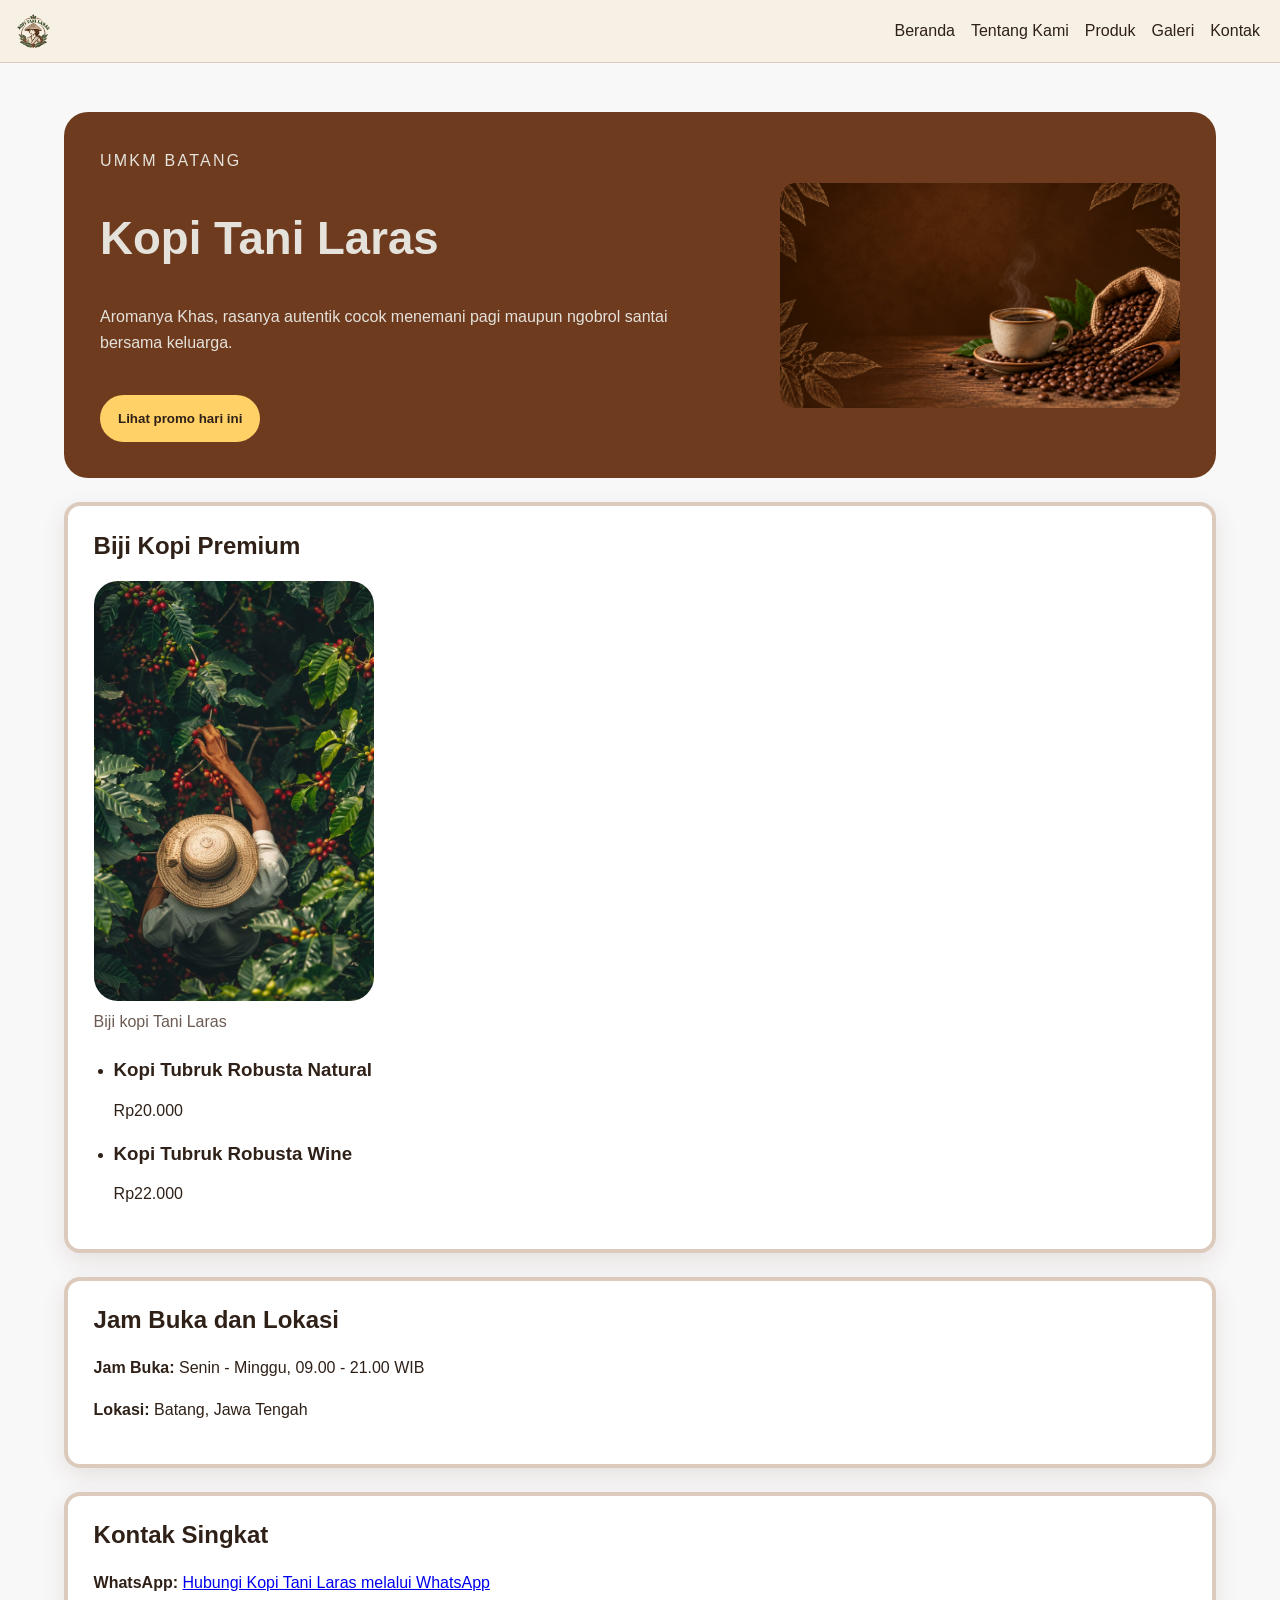
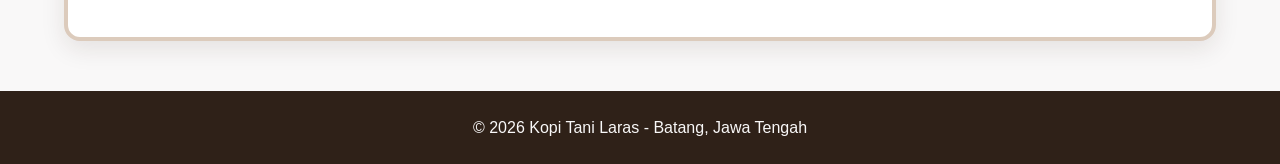
<file: index.html>
<!doctype html>
<html lang="id">
  <head>
    <meta charset="utf-8" />
    <meta name="viewport" content="width=device-width, initial-scale=1" />
    <title>Kopi Tani Laras - Website UMKM</title>
    <link rel="stylesheet" href="css/style.css" />
    <script src="js/app.js" defer></script>
  </head>
  <body>
  
  <nav class="nav" aria-label="Navigasi utama">
    <a href="index.html" class="brand">
      <img src="images/logo.png" alt="Logo Kopi Tani Laras" />
    </a>
  
  <button
  class="menu-toggle"
  type="button"
  aria-label="Buka menu navigasi"
  aria-expanded="false"
  aria-controls="nav-links"
  >
    ☰
  </button>

    <div class="nav-links" id="nav-links">
      <a href="index.html">Beranda</a>
      <a href="tentang.html">Tentang Kami</a>
      <a href="produk.html">Produk</a>
      <a href="galeri.html">Galeri</a>
      <a href="kontak.html">Kontak</a>
    </div>
  </nav>

    <main class="page">
  <header>
    <section class="hero" id="beranda">
      <div class="hero-content">
        <p class="eyebrow">UMKM Batang</p>
        <h1>Kopi Tani Laras</h1>
        <p>Aromanya Khas, rasanya autentik cocok menemani pagi maupun ngobrol santai bersama keluarga.</p>
        <button id="promoButton" type="button">Lihat promo hari ini</button>
      </div>

      <img
        class="hero-image"
        src="images/hero.png"
        width="1671"
        height="941"
        alt="Kopi Tani Laras">
    </section>
  </header>  

    <section aria-labelledby="produk-title">
        <h2 id="produk-title">Biji Kopi Premium</h2>
        <figure>
          <img
            class="product-images"
            src="images/kopi.jpg"
            width="640"
            height="360"
            alt="Biji kopi Tani Laras">
          <figcaption>Biji kopi Tani Laras</figcaption>
        </figure>
        <ul class="products">
        <li>
          <h3>Kopi Tubruk Robusta Natural</h3>
          <p>Rp20.000</p>
        </li>
        <li>
          <h3>Kopi Tubruk Robusta Wine</h3>
          <p>Rp22.000</p>
        </li>
      </ul>
    </section>

    <section aria-labelledby="info-title">
      <h2 id="info-title">Jam Buka dan Lokasi</h2>
      <p><strong>Jam Buka:</strong> Senin - Minggu, 09.00 - 21.00 WIB</p>
      <p><strong>Lokasi:</strong> Batang, Jawa Tengah</p>
    </section>

    <section id="profil" aria-labelledby="kontak-title">
    <h2 id="kontak-title">Kontak Singkat</h2>
    <p>
      <strong>WhatsApp:</strong>
      <a href="https://wa.me/6281234567890">
        Hubungi Kopi Tani Laras melalui WhatsApp
      </a>
    </p>
    </section>
    </main>
    <footer class="footer">
      <p>&copy; 2026 Kopi Tani Laras - Batang, Jawa Tengah</p>
    </footer>
    <script src="js/script.js"></script>
  </body>
</html>
</file>
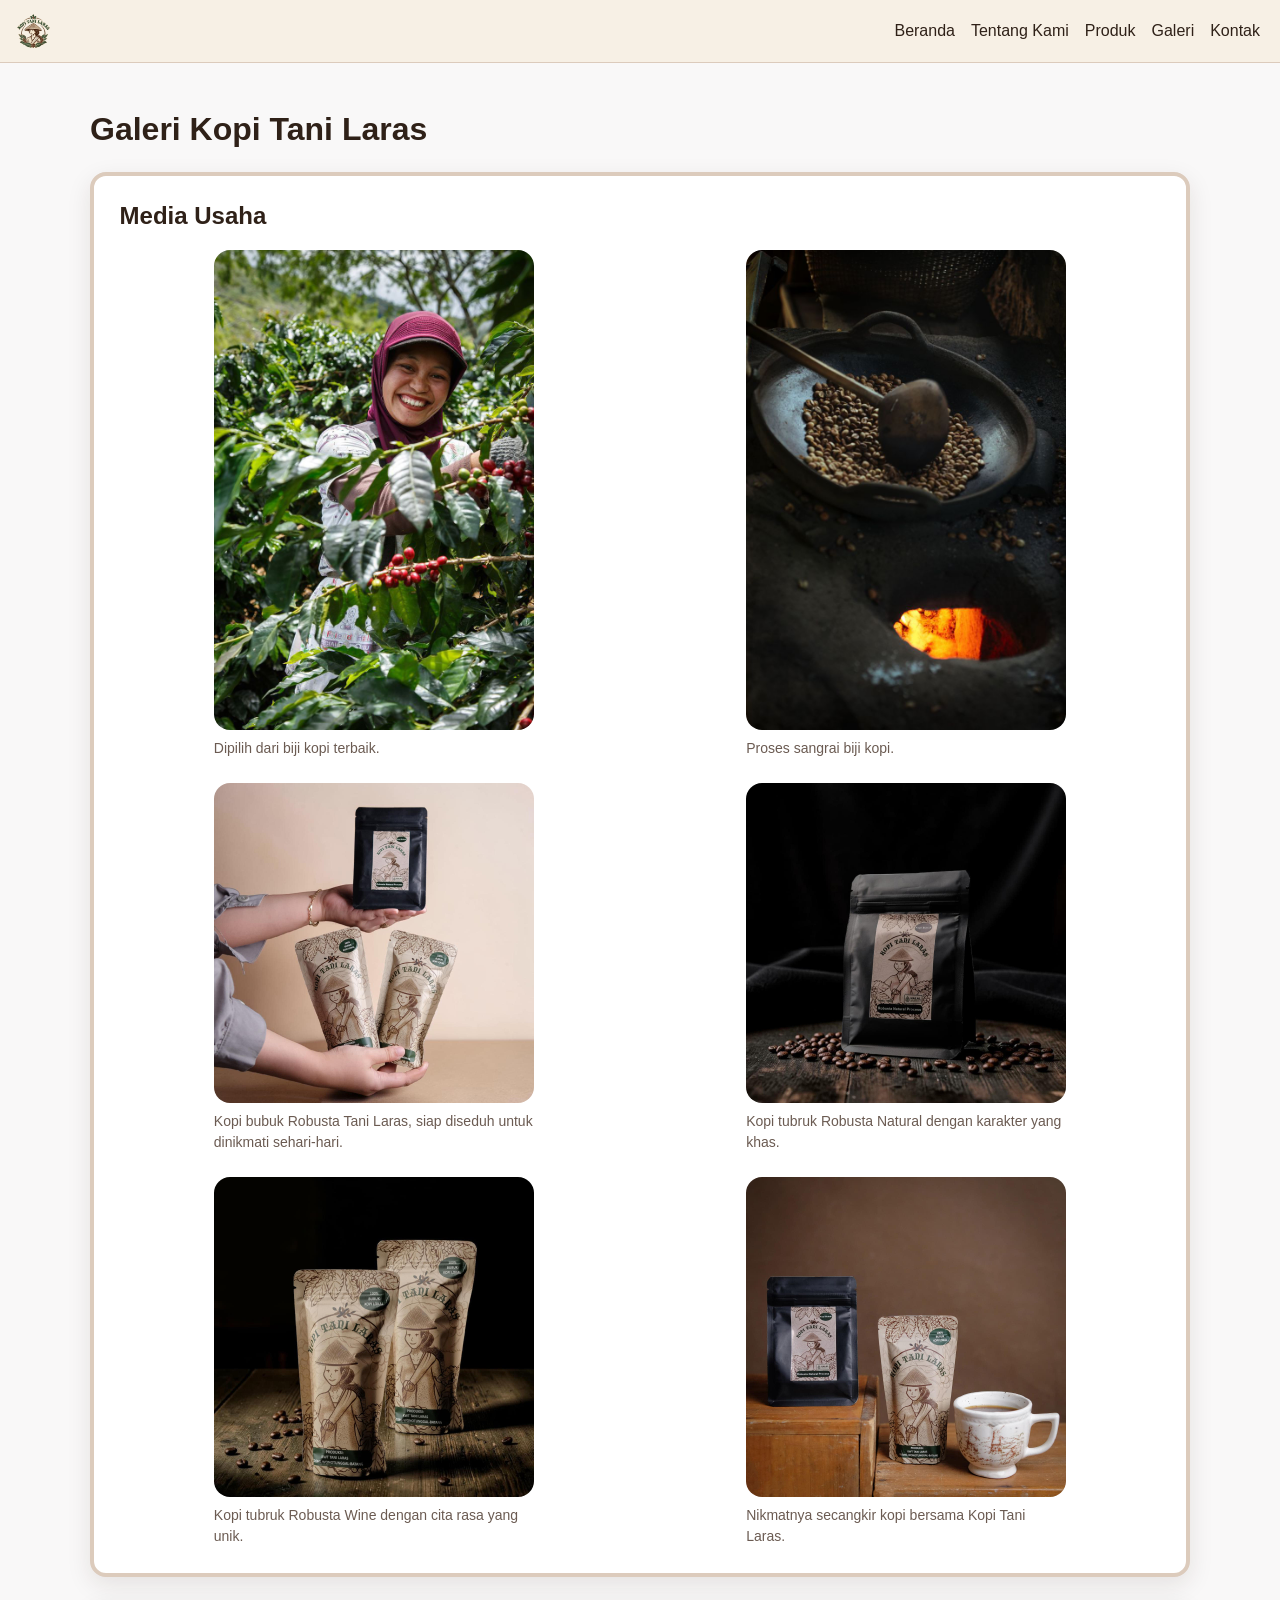
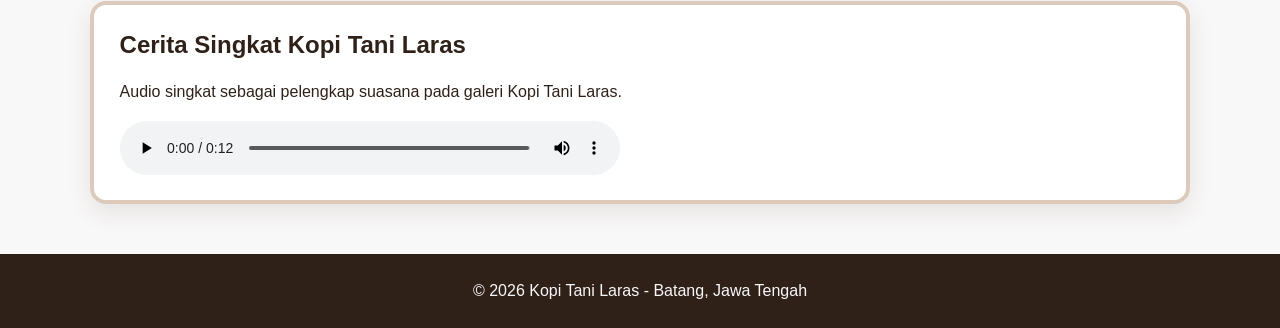
<file: galeri.html>
<!doctype html>
<html lang="id">
  <head>
    <meta charset="utf-8" />
    <meta name="viewport" content="width=device-width, initial-scale=1" />
    <title>Galeri Kopi Tani Laras - Website UMKM</title>
    <link rel="stylesheet" href="css/style.css" />
    <script src="js/app.js" defer></script>
  </head>

  <body>

  <nav class="nav" aria-label="Navigasi utama">
    <a href="index.html" class="brand">
      <img src="images/logo.png" alt="Logo Kopi Tani Laras" />
    </a>

  <button
  class="menu-toggle"
  type="button"
  aria-label="Buka menu navigasi"
  aria-expanded="false"
  aria-controls="nav-links"
  >
    ☰
  </button>

    <div class="nav-links" id="nav-links">
      <a href="index.html">Beranda</a>
      <a href="tentang.html">Tentang Kami</a>
      <a href="produk.html">Produk</a>
      <a href="galeri.html">Galeri</a>
      <a href="kontak.html">Kontak</a>
    </div>
  </nav>

    <main class="page galeri-page">
      <h1>Galeri Kopi Tani Laras</h1>

      <section aria-labelledby="media-title">
        <h2 id="media-title">Media Usaha</h2>

        <div class="gallery-grid">
        <figure class="media-card">
        <img
          src="images/tanilaras.jpg"
          width="736"
          height="1104"
          loading="lazy"
          alt="Biji kopi Tani Laras"
        />
        <figcaption>
          Dipilih dari biji kopi terbaik.
        </figcaption>
      </figure>

  <figure class="media-card">
    <img
        src="images/sangrai.jpg"
        width="736"
        height="1104"
        loading="lazy"
        alt="Proses pengolahan biji kopi Tani Laras"
      />
    <figcaption>
        Proses sangrai biji kopi.
    </figcaption>
  </figure>

  <figure class="media-card">
    <img
        src="images/kopibubuk.jpg"
        width="1280"
        height="1280"
        loading="lazy"
        alt="Kopi bubuk Robusta Tani Laras"
      />
    <figcaption>
      Kopi bubuk Robusta Tani Laras, siap diseduh untuk dinikmati sehari-hari.
    </figcaption>
  </figure>

  <figure class="media-card">
    <img
      src="images/robustanatural.jpg"
      width="1280"
      height="1280"
      loading="lazy"
      alt="Kopi tubruk Robusta Natural Tani Laras"
    />
    <figcaption>
      Kopi tubruk Robusta Natural dengan karakter yang khas.
    </figcaption>
  </figure>

  <figure class="media-card">
  <img
    src="images/robustawine.jpg"
    width="1280"
    height="1280"
    loading="lazy"
    alt="Kopi tubruk Robusta Tani Laras"
    />
    <figcaption>
      Kopi tubruk Robusta Wine dengan cita rasa yang unik.
    </figcaption>
  </figure>

  <figure class="media-card">
  <img
    src="images/produk.jpg"
    width="1280"
    height="1280"
    loading="lazy"
    alt="Produk kopi Tani Laras"
  />
  <figcaption>
    Nikmatnya secangkir kopi bersama Kopi Tani Laras.
  </figcaption>
</figure>
        </div>
      </section>

      <section aria-labelledby="audio-title">
        <h2 id="audio-title">Cerita Singkat Kopi Tani Laras</h2>

        <p id="audio-note">
          Audio singkat sebagai pelengkap suasana pada galeri Kopi Tani Laras.
        </p>

        <audio
          controls
          aria-describedby="audio-note"
          src="assets/audio/nadakedai.mp3"
        >
          Browser Anda tidak mendukung pemutar audio.
        </audio>
      </section>
    </main>
    <footer class="footer">
      <p>&copy; 2026 Kopi Tani Laras - Batang, Jawa Tengah</p>
    </footer>
    <script src="js/script.js"></script>
  </body>
</html>
</file>
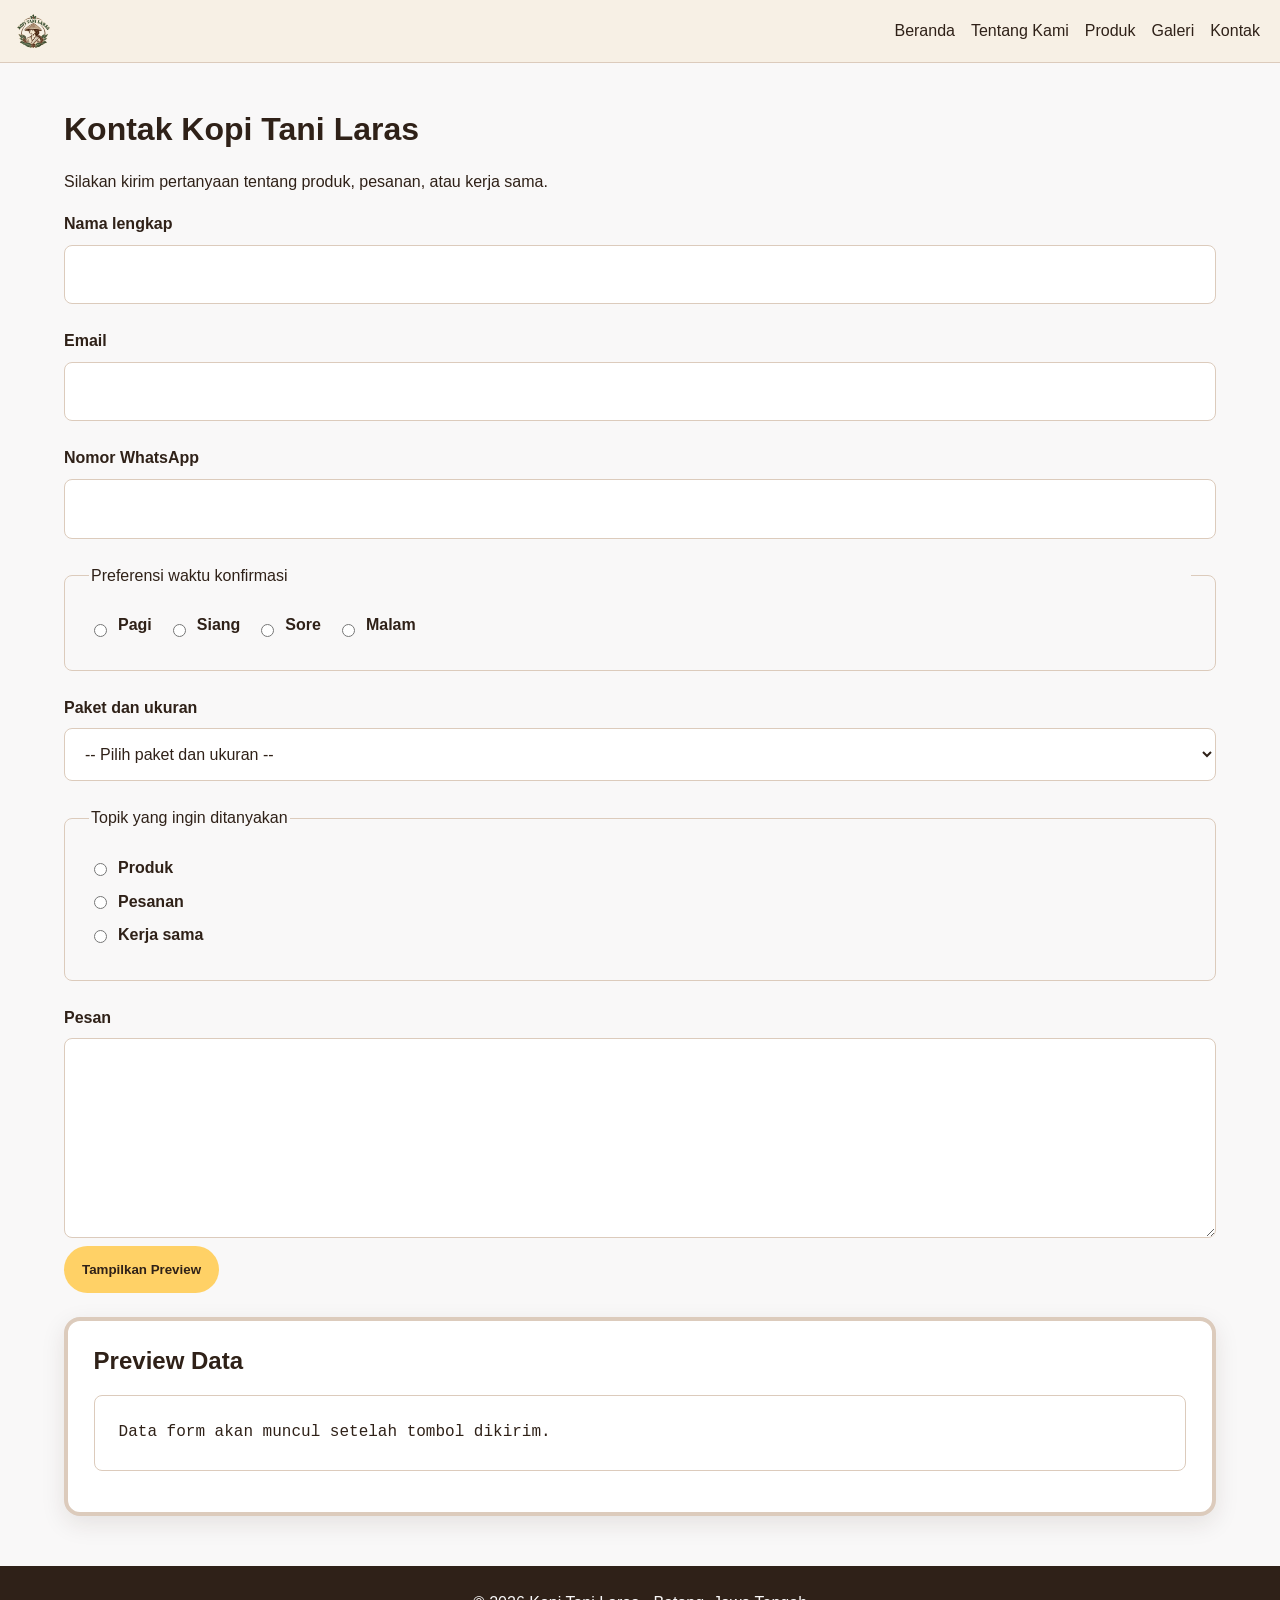
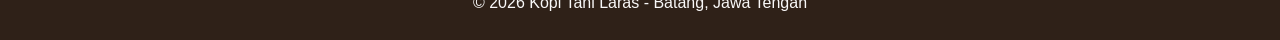
<file: kontak.html>
<!doctype html>
<html lang="id">
  <head>
    <meta charset="utf-8" />
    <meta name="viewport" content="width=device-width, initial-scale=1" />
    <title>Kontak - Kopi Tani Laras</title>
    <link rel="stylesheet" href="css/style.css" />
    <script src="js/form.js" defer></script>
    <script src="js/app.js" defer></script>
  </head>

  <body>

<nav class="nav" aria-label="Navigasi utama">
  <a href="index.html" class="brand">
    <img src="images/logo.png" alt="Logo Kopi Tani Laras" />
  </a>

<button
  class="menu-toggle"
  type="button"
  aria-label="Buka menu navigasi"
  aria-expanded="false"
  aria-controls="nav-links"
>
  ☰
</button>

  <div class="nav-links" id="nav-links">
    <a href="index.html">Beranda</a>
    <a href="tentang.html">Tentang Kami</a>
    <a href="produk.html">Produk</a>
    <a href="galeri.html">Galeri</a>
    <a href="kontak.html">Kontak</a>
  </div>
</nav>


    <main class="page">
      <h1>Kontak Kopi Tani Laras</h1>

      <p>
        Silakan kirim pertanyaan tentang produk, pesanan, atau kerja sama.
      </p>

      <form id="form-kontak" action="#" method="post">

        <div class="field">
          <label for="nama">Nama lengkap</label>
          <input
            id="nama"
            name="nama"
            type="text"
            autocomplete="name"
            required
            minlength="3"
          />
        </div>

        <div class="field">
          <label for="email">Email</label>
          <input
            id="email"
            name="email"
            type="email"
            autocomplete="email"
            required
          />
        </div>

        <div class="field">
          <label for="telepon">Nomor WhatsApp</label>
          <input
            id="telepon"
            name="telepon"
            type="tel"
            autocomplete="tel"
          />
        </div>

        <fieldset class="waktu-pilihan">
          <legend>Preferensi waktu konfirmasi</legend>

          <div class="field">
            <input
              id="pagi"
              name="waktu"
              type="radio"
              value="Pagi"
            />
            <label for="pagi">Pagi</label>
          </div>

          <div class="field">
            <input
              id="siang"
              name="waktu"
              type="radio"
              value="Siang"
            />
            <label for="siang">Siang</label>
          </div>

          <div class="field">
            <input
              id="sore"
              name="waktu"
              type="radio"
              value="Sore"
            />
            <label for="sore">Sore</label>
          </div>

          <div class="field">
            <input
              id="malam"
              name="waktu"
              type="radio"
              value="Malam"
            />
            <label for="malam">Malam</label>
          </div>
        </fieldset>

       <div class="field">
        <label for="paket">Paket dan ukuran</label>
        <select id="paket" name="paket" required>
          <option value="">-- Pilih paket dan ukuran --</option>
          <option value="Kopi Tubruk Robusta Natural - 250 gram">
            Kopi Tubruk Robusta Natural - 250 gram
          </option>
          <option value="Kopi Tubruk Robusta Natural - 500 gram">
            Kopi Tubruk Robusta Natural - 500 gram
          </option>
          <option value="Kopi Tubruk Robusta Wine - 250 gram">
            Kopi Tubruk Robusta Wine - 250 gram
          </option>
          <option value="Kopi Tubruk Robusta Wine - 500 gram">
            Kopi Tubruk Robusta Wine - 500 gram
          </option>
        </select>
      </div>

      <fieldset class="topik-pilihan">
        <legend>Topik yang ingin ditanyakan</legend>

          <div class="field">
            <input
              id="produk"
              name="topik"
              type="radio"
              value="Produk"
              required
            />
            <label for="produk">Produk</label>
          </div>

          <div class="field">
            <input
              id="pesanan"
              name="topik"
              type="radio"
              value="Pesanan"
            />
            <label for="pesanan">Pesanan</label>
          </div>

          <div class="field">
            <input
              id="kerja-sama"
              name="topik"
              type="radio"
              value="Kerja sama"
            />
            <label for="kerja-sama">Kerja sama</label>
          </div>
        </fieldset>

        <div class="field">
          <label for="pesan">Pesan</label>
          <textarea
            id="pesan"
            name="pesan"
            rows="5"
            required
            minlength="10"
          ></textarea>

<div class="form-actions">
  <button type="submit">Tampilkan Preview</button>
</div>

      </form>

      <section aria-labelledby="preview-title">
        <h2 id="preview-title">Preview Data</h2>

        <pre id="preview-form" aria-live="polite">Data form akan muncul setelah tombol dikirim.</pre>
      </section>
    </main>
    <footer class="footer">
  <p>&copy; 2026 Kopi Tani Laras - Batang, Jawa Tengah</p>
</footer>
<script src="js/script.js"></script>
</body>
</html>
</file>
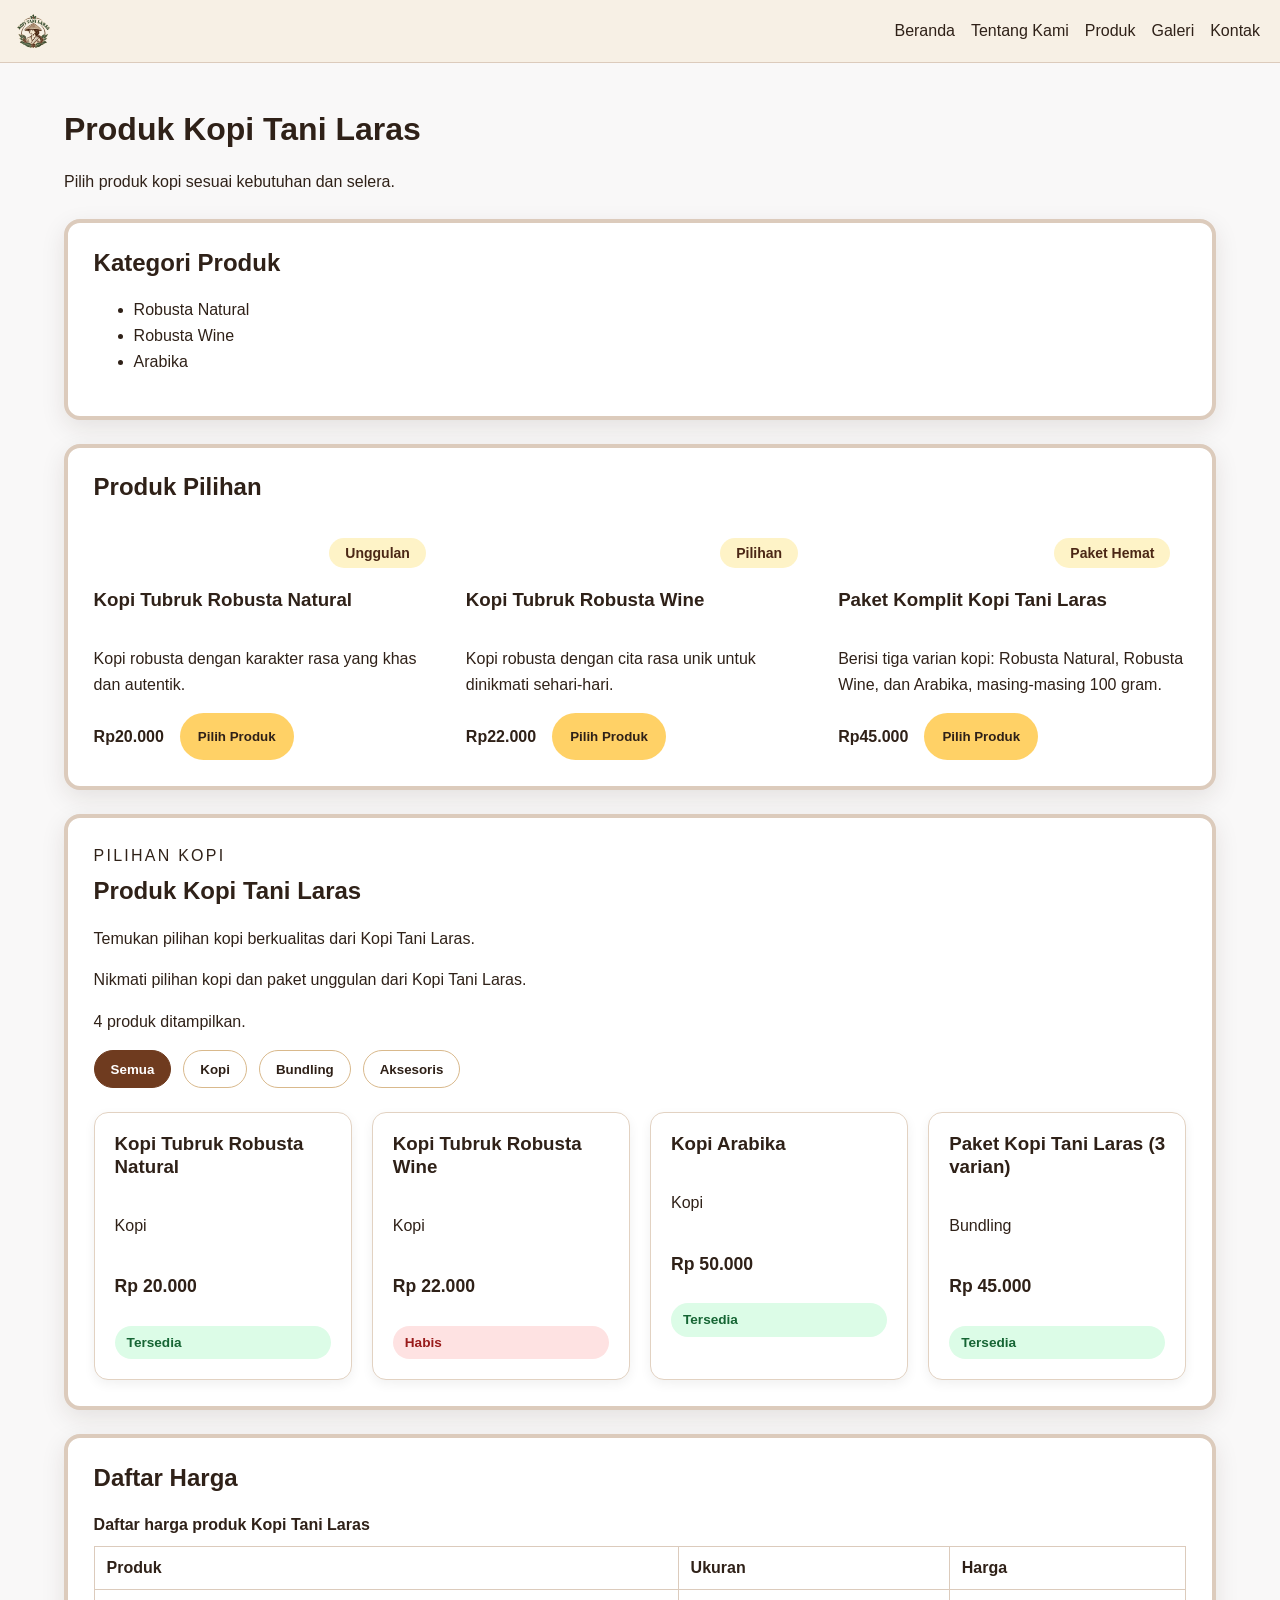
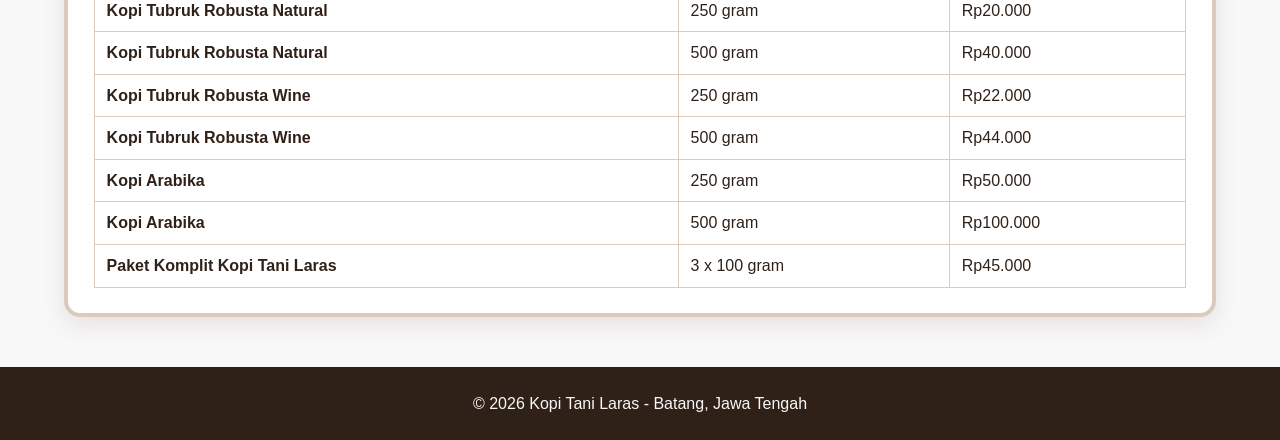
<file: produk.html>
<!doctype html>
<html lang="id">
  <head>
    <meta charset="utf-8" />
    <meta name="viewport" content="width=device-width, initial-scale=1" />
    <title>Produk Kopi Tani Laras - Website UMKM</title>
    <link rel="stylesheet" href="css/style.css" />
    <script src="js/app.js" defer></script>
  </head>

  <body>
  
<nav class="nav" aria-label="Navigasi utama">
  <a href="index.html" class="brand">
    <img src="images/logo.png" alt="Logo Kopi Tani Laras" />
  </a>

  <button
  class="menu-toggle"
  type="button"
  aria-label="Buka menu navigasi"
  aria-expanded="false"
  aria-controls="nav-links"
  >
    ☰
  </button>

  <div class="nav-links" id="nav-links">
    <a href="index.html">Beranda</a>
    <a href="tentang.html">Tentang Kami</a>
    <a href="produk.html">Produk</a>
    <a href="galeri.html">Galeri</a>
    <a href="kontak.html">Kontak</a>
  </div>
</nav>

    <main class="page">
      <h1>Produk Kopi Tani Laras</h1>
      <p>Pilih produk kopi sesuai kebutuhan dan selera.</p>
    <section aria-labelledby="kategori-title">
        <h2 id="kategori-title">Kategori Produk</h2>
        <ul>
         <li>Robusta Natural</li>
         <li>Robusta Wine</li>
         <li>Arabika</li>
        </ul>
    </section>
    <section aria-labelledby="produk-pilihan-title">
      <h2 id="produk-pilihan-title">Produk Pilihan</h2>

      <div class="product-grid">
        <article class="product-card">
          <span class="product-badge">Unggulan</span>

          <h3>Kopi Tubruk Robusta Natural</h3>
          <p>Kopi robusta dengan karakter rasa yang khas dan autentik.</p>

          <div class="card-actions">
            <strong>Rp20.000</strong>
            <button type="button">Pilih Produk</button>
          </div>
        </article>

        <article class="product-card">
          <span class="product-badge">Pilihan</span>

          <h3>Kopi Tubruk Robusta Wine</h3>
          <p>Kopi robusta dengan cita rasa unik untuk dinikmati sehari-hari.</p>

          <div class="card-actions">
            <strong>Rp22.000</strong>
            <button type="button">Pilih Produk</button>
          </div>
        </article>

        <article class="product-card">
          <span class="product-badge">Paket Hemat</span>

          <h3>Paket Komplit Kopi Tani Laras</h3>
          <p>Berisi tiga varian kopi: Robusta Natural, Robusta Wine, dan Arabika, masing-masing 100 gram.</p>

          <div class="card-actions">
            <strong>Rp45.000</strong>
            <button type="button">Pilih Produk</button>
          </div>
        </article>
      </div>
    </section>
   <section class="section" aria-labelledby="produk-dinamis-title">
      <div class="section-header">
        <p class="eyebrow">Pilihan Kopi</p>

        <h2 id="produk-dinamis-title">
          Produk Kopi Tani Laras
        </h2>

        <p id="produk-ringkasan">
          Temukan pilihan kopi berkualitas dari Kopi Tani Laras.
        </p>

        <p id="produk-unggulan">
          Nikmati pilihan kopi dan paket unggulan dari Kopi Tani Laras.
        </p>

        <p id="produk-status" aria-live="polite">
          Memuat produk...
        </p>
      </div>

      <div class="filter-bar" aria-label="Filter kategori produk">
        <button type="button" class="filter-button is-active"
          data-filter="Semua">Semua</button>

        <button type="button" class="filter-button"
          data-filter="Kopi">Kopi</button>

        <button type="button" class="filter-button"
          data-filter="Bundling">Bundling</button>

        <button type="button" class="filter-button"
          data-filter="Aksesori">Aksesoris</button>
      </div>

      <div id="produk-dinamis" class="js-product-grid"></div>
    </section>
    <section aria-labelledby="harga-title">
        <h2 id="harga-title">Daftar Harga</h2>

      <div
        class="table-scroll"
        role="region"
        aria-labelledby="daftar-harga-caption"
        tabindex="0"
      >
  <table>
    <caption id="daftar-harga-caption">
      Daftar harga produk Kopi Tani Laras
    </caption>

    <thead>
      <tr>
        <th scope="col">Produk</th>
        <th scope="col">Ukuran</th>
        <th scope="col">Harga</th>
      </tr>
    </thead>

    <tbody>
      <tr>
        <th scope="row">Kopi Tubruk Robusta Natural</th>
        <td>250 gram</td>
        <td>Rp20.000</td>
      </tr>
      <tr>
        <th scope="row">Kopi Tubruk Robusta Natural</th>
        <td>500 gram</td>
        <td>Rp40.000</td>
      </tr>
      <tr>
        <th scope="row">Kopi Tubruk Robusta Wine</th>
        <td>250 gram</td>
        <td>Rp22.000</td>
      </tr>
      <tr>
        <th scope="row">Kopi Tubruk Robusta Wine</th>
        <td>500 gram</td>
        <td>Rp44.000</td>
      </tr>
      <tr>
        <th scope="row">Kopi Arabika</th>
        <td>250 gram</td>
        <td>Rp50.000</td>
      </tr>
        <tr>
        <th scope="row">Kopi Arabika</th>
        <td>500 gram</td>
        <td>Rp100.000</td>
      </tr>
      <tr>
        <th scope="row">Paket Komplit Kopi Tani Laras</th>
        <td>3 x 100 gram</td>
        <td>Rp45.000</td>
      </tr>
    </tbody>
  </table>
</div>
</section>
    </main>
<footer class="footer">
  <p>&copy; 2026 Kopi Tani Laras - Batang, Jawa Tengah</p>
</footer>
<script src="js/script.js"></script>
</body>
</html>
</file>
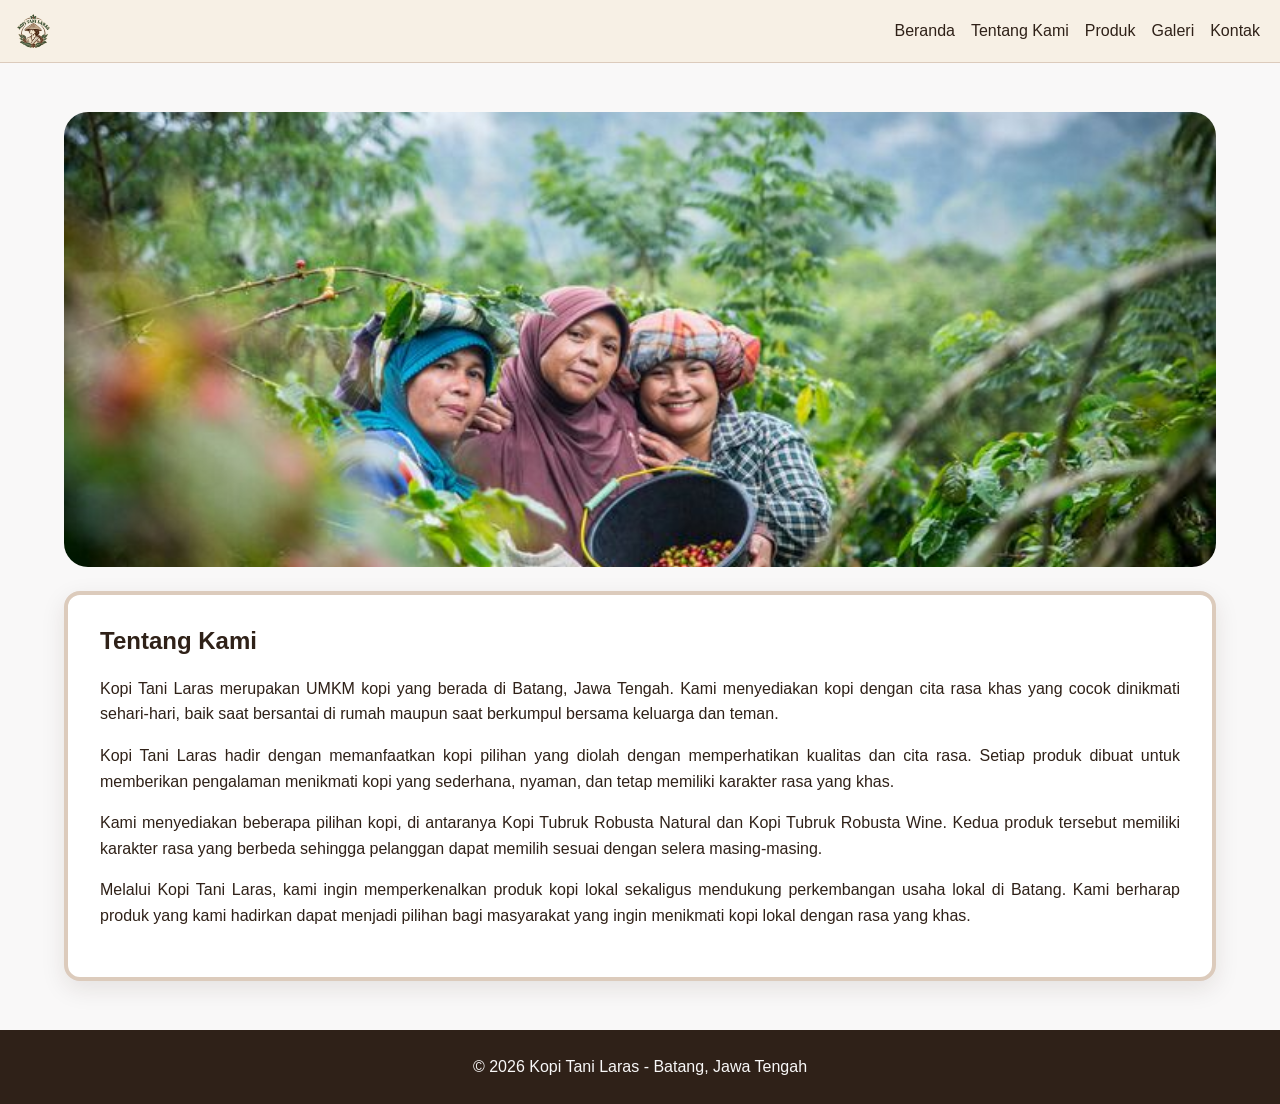
<file: tentang.html>
<!doctype html>
<html lang="id">
  <head>
    <meta charset="utf-8" />
    <meta name="viewport" content="width=device-width, initial-scale=1" />
    <title>Tentang Kami - Kopi Tani Laras</title>
    <link rel="stylesheet" href="css/style.css" />
    <script src="js/app.js" defer></script>
  </head>
  <body>
    
  <nav class="nav" aria-label="Navigasi utama">
    <a href="index.html" class="brand">
      <img src="images/logo.png" alt="Logo Kopi Tani Laras" />
    </a>

  <button
  class="menu-toggle"
  type="button"
  aria-label="Buka menu navigasi"
  aria-expanded="false"
  aria-controls="nav-links"
  >
    ☰
  </button>

    <div class="nav-links" id="nav-links">
      <a href="index.html">Beranda</a>
      <a href="tentang.html">Tentang Kami</a>
      <a href="produk.html">Produk</a>
      <a href="galeri.html">Galeri</a>
      <a href="kontak.html">Kontak</a>
    </div>
  </nav>

  <main class="page">
    <section class="tentang-gambar">
      <img
        src="images/tentang.jpg"
        width="640"
        height="360"
        loading="lazy"
        alt="Suasana perkebunan kopi Tani Laras"
      />
    </section>

    <section class="tentang-isi" aria-labelledby="tentang-title">
      <h1 id="tentang-title">Tentang Kami</h1>

      <p>
        Kopi Tani Laras merupakan UMKM kopi yang berada di Batang,
        Jawa Tengah. Kami menyediakan kopi dengan cita rasa khas yang
        cocok dinikmati sehari-hari, baik saat bersantai di rumah maupun
        saat berkumpul bersama keluarga dan teman.
      </p>

      <p>
        Kopi Tani Laras hadir dengan memanfaatkan kopi pilihan yang
        diolah dengan memperhatikan kualitas dan cita rasa. Setiap produk
        dibuat untuk memberikan pengalaman menikmati kopi yang sederhana,
        nyaman, dan tetap memiliki karakter rasa yang khas.
      </p>

      <p>
        Kami menyediakan beberapa pilihan kopi, di antaranya Kopi Tubruk
        Robusta Natural dan Kopi Tubruk Robusta Wine. Kedua produk tersebut
        memiliki karakter rasa yang berbeda sehingga pelanggan dapat
        memilih sesuai dengan selera masing-masing.
      </p>

      <p>
        Melalui Kopi Tani Laras, kami ingin memperkenalkan produk kopi
        lokal sekaligus mendukung perkembangan usaha lokal di Batang.
        Kami berharap produk yang kami hadirkan dapat menjadi pilihan
        bagi masyarakat yang ingin menikmati kopi lokal dengan rasa
        yang khas.
      </p>
    </section>
    </main>
<footer class="footer">
  <p>&copy; 2026 Kopi Tani Laras - Batang, Jawa Tengah</p>
</footer>
<script src="js/script.js"></script>
</body>
</html>
</file>
<file: css/style.css>
:root {
  /* Warna */
  --color-primary: #6f3b1f;
  --color-primary-strong: #4b2715;
  --color-text: #2f2118;
  --color-muted: #6b5b52;
  --color-background: #f9f8f8;
  --color-surface: #ffffff;
  --color-border: #dccbbc;
  --color-accent: #ffd166;
  --color-focus: #1d4ed8;

  /* Jarak */
  --space-1: 8px;
  --space-2: 16px;
  --space-3: 24px;
  --space-4: 32px;
  --space-5: 36px;

  /* Sudut */
  --radius-sm: 8px;
  --radius-md: 16px;
  --radius-lg: 24px;
  --radius-pill: 999px;

  /* Bayangan */
  --shadow-card: 0 8px 24px rgb(47 33 24 / 10%);
}

/* DASAR */
*,
*::before,
*::after {
  box-sizing: border-box;
}

body {
  margin: 0;
  color: var(--color-text);
  background: var(--color-background);
  font-family: Arial, sans-serif;
  font-size: 1rem;
  line-height: 1.6;
  min-height: 100vh;
  display: flex;
  flex-direction: column;
}

.page {
  width: min(calc(100% - 2rem), 72rem);
  min-width: 0;
  margin-inline: auto;
  padding-block: max(1rem, 2vw);
  flex: 1;
}

h1,
h2,
h3 {
  line-height: 1.2;
}

img {
  display: block;
  max-width: 100%;
  height: auto;
  border-radius: var(--radius-md);
}

:focus-visible {
  outline: 3px solid var(--color-focus);
  outline-offset: 3px;
}

.nav {
  display: flex;
  flex-direction: column;
  align-items: flex-start;
  gap: 8px;
  width: 100%;
  margin: 0;
  padding: 12px 16px;
  background: #f7f0e5;
  border-bottom: 1px solid var(--color-border);
}

.nav .brand {
  display: block;
  flex-shrink: 0;
  margin: 0;
  padding: 0;
}

.nav .brand img {
  display: block;
  width: 35px;
  height: 35px;
  object-fit: contain;
}

.nav-links {
  display: flex;
  flex-wrap: wrap;
  align-items: center;
  gap: 4px 12px;
  width: 100%;
  min-width: 0;
}

.nav-links a {
  display: inline-block;
  margin: 0;
  padding: 6px 4px;
  color: var(--color-text);
  text-decoration: none;
  border-radius: var(--radius-sm);
}

.nav-links a:visited {
  color: var(--color-text);
}

.nav-links a:hover {
  color: var(--color-primary);
  background: #ead9c5;
}

.hero {
  display: grid;
  grid-template-columns: minmax(0, 1fr);
  gap: var(--space-4);
  align-items: center;
  width: 100%;
  max-width: 72rem;
  min-width: 0;
  margin-inline: auto;
  padding: clamp(1rem, 4vw, 2.25rem);
  color: rgb(228 226 219);
  background: var(--color-primary);
  border: none;
  border-radius: var(--radius-lg);
  box-shadow: none;
}

.hero > * {
  min-width: 0;
}

.hero h1 {
  font-size: clamp(1.75rem, 1.25rem + 2vw, 3rem);
  line-height: 1.2;
}

.hero-image {
  display: block;
  width: 100%;
  max-width: 400px;
  height: auto;
  justify-self: center;
  border-radius: var(--radius-md);
}

.eyebrow {
  margin: 0 0 var(--space-1);
  letter-spacing: 0.14em;
  text-transform: uppercase;
}

#promoButton {
  margin-top: var(--space-3);
}

/* TOMBOL */
button {
  padding: var(--space-2) 18px;
  color: var(--color-text);
  font-weight: 700;
  cursor: pointer;
  background: var(--color-accent);
  border: 0;
  border-radius: var(--radius-pill);
}

/* TENTANG KAMI */
.tentang-gambar {
  padding: 0;
  margin: var(--space-3) 0;
  background: transparent;
  border: none;
  border-radius: 0;
  box-shadow: none;
  overflow: hidden;
}

.tentang-gambar img {
  display: block;
  width: 100%;
  height: 455px;
  object-fit: cover;
  object-position: center center;
  border: none;
  outline: none;
  box-shadow: none;
  border-radius: var(--radius-lg);
}

.tentang-isi {
  margin-top: var(--space-3);
  padding: var(--space-4);
  background: var(--color-surface);
  border-radius: var(--radius-md);
  text-align: justify;
}

.tentang-isi h1 {
  margin-top: 0;
}

/* PRODUK */
.products {
  padding-left: 20px;
}

.products li {
  margin-bottom: var(--space-1);
}

.products h3 {
  margin-bottom: var(--space-1);
}

.product-grid {
  display: grid;
  grid-template-columns: minmax(0, 1fr);
  gap: var(--space-3);
}

.product-card {
  position: relative;
  display: flex;
  flex-direction: column;
  min-width: 0;
  padding-top: 48px;
}

.product-badge {
  position: absolute;
  top: var(--space-2);
  right: var(--space-2);
  padding: 0.25rem var(--space-2);
  color: var(--color-primary-strong);
  font-size: 0.875rem;
  font-weight: 800;
  background: #fef3c7;
  border-radius: var(--radius-pill);
}

.product-images {
  display: block;
  width: 100%;
  max-width: 280px;
  height: auto;
  margin: var(--space-1) 0;
  border-radius: var(--radius-lg);
}

.card-actions {
  display: flex;
  gap: var(--space-2);
  align-items: center;
  flex-wrap: wrap;
  margin-top: auto;
}

/* GALERI */
.gallery-grid,
.galeri-page .gallery-grid {
  display: grid;
  grid-template-columns: minmax(0, 1fr);
  gap: var(--space-3);
  align-items: start;
}

.galeri-page {
  max-width: 1100px;
}

.galeri-page .media-card {
  min-width: 0;
  margin: 0;
}

.galeri-page .media-card img {
  display: block;
  width: 100%;
  max-width: 320px;
  height: auto;
  margin: 0 auto;
  border-radius: var(--radius-md);
}

.galeri-page .media-card figcaption {
  max-width: 320px;
  margin: 8px auto 0;
  font-size: 14px;
  line-height: 1.5;
  text-align: left;
}

.galeri-page audio {
  display: block;
  width: 100%;
  max-width: 500px;
}

.crop-top {
  width: 100%;
  max-width: 300px;
  height: auto;
  aspect-ratio: 3 / 5;
  object-fit: cover;
  object-position: center bottom;
  border-radius: var(--radius-md);
}

figure {
  margin: 0 0 24px;
}

figcaption {
  margin-top: 8px;
  color: var(--color-muted);
}

/* SECTION */
section {
  min-width: 0;
  padding: max(1rem, 2vw);
  margin: var(--space-3) 0;
  background: var(--color-surface);
  border: 4px solid var(--color-border);
  border-radius: var(--radius-md);
  box-shadow: var(--shadow-card);
}

section h2 {
  margin-top: 0;
}

/* TABEL */
table {
  width: 100%;
  border-collapse: collapse;
}

caption {
  margin-bottom: var(--space-1);
  font-weight: 700;
  text-align: left;
}

th,
td {
  padding: var(--space-1);
  text-align: left;
  border: 1px solid var(--color-border);
}

/* Pembungkus tabel jika tabel terlalu lebar */
.table-scroll {
  width: 100%;
  max-width: 100%;
  overflow-x: auto;
  -webkit-overflow-scrolling: touch;
}

.table-scroll table {
  width: 100%;
  min-width: 420px;
  border-collapse: collapse;
}

.table-scroll th,
.table-scroll td {
  padding: 8px 12px;
  white-space: normal;
}

/* FORM */
.field {
  margin-bottom: var(--space-3);
}

.field label {
  display: block;
  margin-bottom: var(--space-1);
  font-weight: 700;
}

.field input,
.field select,
.field textarea {
  width: 100%;
  min-width: 0;
  padding: var(--space-2);
  color: inherit;
  font: inherit;
  background: var(--color-surface);
  border: 1px solid var(--color-border);
  border-radius: var(--radius-sm);
}

input[type="radio"],
input[type="checkbox"] {
  width: auto;
}

fieldset {
  min-width: 0;
  margin: 0 0 var(--space-3);
  padding: var(--space-3);
  border: 1px solid var(--color-border);
  border-radius: var(--radius-sm);
}

#preview-form {
  padding: var(--space-3);
  white-space: pre-wrap;
  overflow-wrap: anywhere;
  background: var(--color-surface);
  border: 1px solid var(--color-border);
  border-radius: var(--radius-sm);
}

#pesan {
  width: 100%;
  min-height: 200px;
  box-sizing: border-box;
  resize: vertical;
}

.form-actions {
  display: flex;
  flex-wrap: wrap;
  justify-content: flex-start;
  align-items: center;
  gap: var(--space-2);
}

.waktu-pilihan {
  display: flex;
  flex-wrap: wrap;
  align-items: center;
  gap: var(--space-2);
}

.waktu-pilihan legend {
  width: 100%;
}

.waktu-pilihan .field {
  display: flex;
  align-items: center;
  gap: var(--space-1);
  margin-bottom: 0;
}

.topik-pilihan .field {
  display: flex;
  align-items: center;
  gap: var(--space-1);
  margin-bottom: var(--space-1);
}

.topik-pilihan .field label {
  margin-bottom: 0;
}

/* FOOTER */
.footer {
  width: 100%;
  margin-top: 0;
  padding: var(--space-3) 20px;
  text-align: center;
  color: var(--color-background);
  background: var(--color-text);
}

.footer p {
  margin: 0;
}

/* BREAKPOINT 42rem / 672px */
@media (min-width: 42rem) {
  .nav {
    flex-direction: row;
    justify-content: space-between;
    align-items: center;
    gap: 16px;
  }

  .nav-links {
    flex: 1;
    width: auto;
    justify-content: flex-end;
    gap: 4px 8px;
  }

  .gallery-grid,
  .galeri-page .gallery-grid {
    grid-template-columns: repeat(2, minmax(0, 1fr));
  }
}

/* BREAKPOINT 48rem / 768px */
@media (min-width: 48rem) {
  .hero {
    grid-template-columns:
      minmax(0, 1.2fr)
      minmax(0, 0.8fr);
    gap: var(--space-4);
  }

  .hero-image {
    justify-self: end;
  }

  .product-grid {
    grid-template-columns: repeat(2, minmax(0, 1fr));
  }
}

/* BREAKPOINT 60rem / 960px */
@media (min-width: 60rem) {
  .product-grid {
    grid-template-columns: repeat(3, minmax(0, 1fr));
  }
}

/* Tampilan mobile */
@media (max-width: 480px) {
  .page {
    padding: 24px 16px;
  }

  .tentang-gambar {
    margin: 16px 0 24px;
  }

  .tentang-gambar img {
    width: 100%;
    height: auto;
    object-fit: cover;
  }

  .tentang-isi {
    margin-top: 24px;
    padding: 16px 12px;
  }

  .tentang-isi h1 {
    font-size: clamp(1.25rem, 5vw, 1.5rem);
    overflow-wrap: break-word;
  }
}

/* Hamburger menu untuk tampilan mobile */
.menu-toggle {
  display: block;
  padding: 6px 12px;
  font-size: 1.5rem;
  line-height: 1.2;
  background: transparent;
  color: var(--color-text);
  border: 1px solid var(--color-border);
  border-radius: var(--radius-sm);
}

.nav {
  display: grid;
  grid-template-columns: minmax(0, 1fr) auto;
  align-items: center;
  gap: 8px 16px;
}

.nav-links {
  display: none;
  grid-column: 1 / -1;
  flex-direction: column;
  align-items: stretch;
  width: 100%;
}

.nav-links.is-open {
  display: flex;
}

.nav-links a {
  padding: 10px 8px;
}

/* Desktop: tampilkan menu biasa */
@media (min-width: 42rem) {
  .nav {
    display: flex;
    flex-direction: row;
    justify-content: space-between;
    align-items: center;
  }

  .menu-toggle {
    display: none;
  }

  .nav-links,
  .nav-links.is-open {
    display: flex;
    flex-direction: row;
    flex-wrap: wrap;
    align-items: center;
    justify-content: flex-end;
    width: auto;
  }

  .nav-links a {
    padding: 6px 4px;
  }
}

.js-product-grid {
  display: grid;
  grid-template-columns: repeat(auto-fit, minmax(220px, 1fr));
  gap: 20px;
  margin-top: 20px;
}

.js-product-card {
  padding: 20px;
  border: 1px solid #e2d2c2;
  border-radius: 14px;
  background: #fff;
  box-shadow: 0 4px 12px rgba(0, 0, 0, 0.06);
}

.js-product-card h3 {
  margin-top: 0;
  color: #2f2118;
}

.js-product-card .price {
  font-size: 1.1rem;
  font-weight: 700;
}

.stock-badge {
  display: inline-block;
  margin-top: 8px;
  padding: 6px 12px;
  border-radius: 20px;
  font-size: 0.85rem;
  font-weight: 700;
  background: #dcfce7;
  color: #166534;
}

.stock-badge.warning {
  background: #fef3c7;
  color: #92400e;
}

.stock-badge.empty {
  background: #fee2e2;
  color: #991b1b;
}

.filter-bar {
  display: flex;
  flex-wrap: wrap;
  gap: 0.75rem;
  margin-block: 1rem 1.5rem;
}

.filter-button {
  border: 1px solid #d9b98c;
  border-radius: 999px;
  background: #ffffff;
  color: #2f2118;
  padding: 0.65rem 1rem;
  font-weight: 700;
  cursor: pointer;
  transition: 0.2s ease;
}

.filter-button:hover,
.filter-button:focus-visible {
  border-color: #6f3b1f;
  outline: 3px solid rgb(111 59 31 / 20%);
  outline-offset: 2px;
}

.filter-button.is-active {
  background: #6f3b1f;
  border-color: #6f3b1f;
  color: #ffffff;
}

.empty-state {
  grid-column: 1 / -1;
  border: 1px dashed #d9b98c;
  border-radius: 1rem;
  padding: 1.5rem;
  background: #f6f0e8;
  color: #6f3b1f;
  text-align: center;
}
</file>
